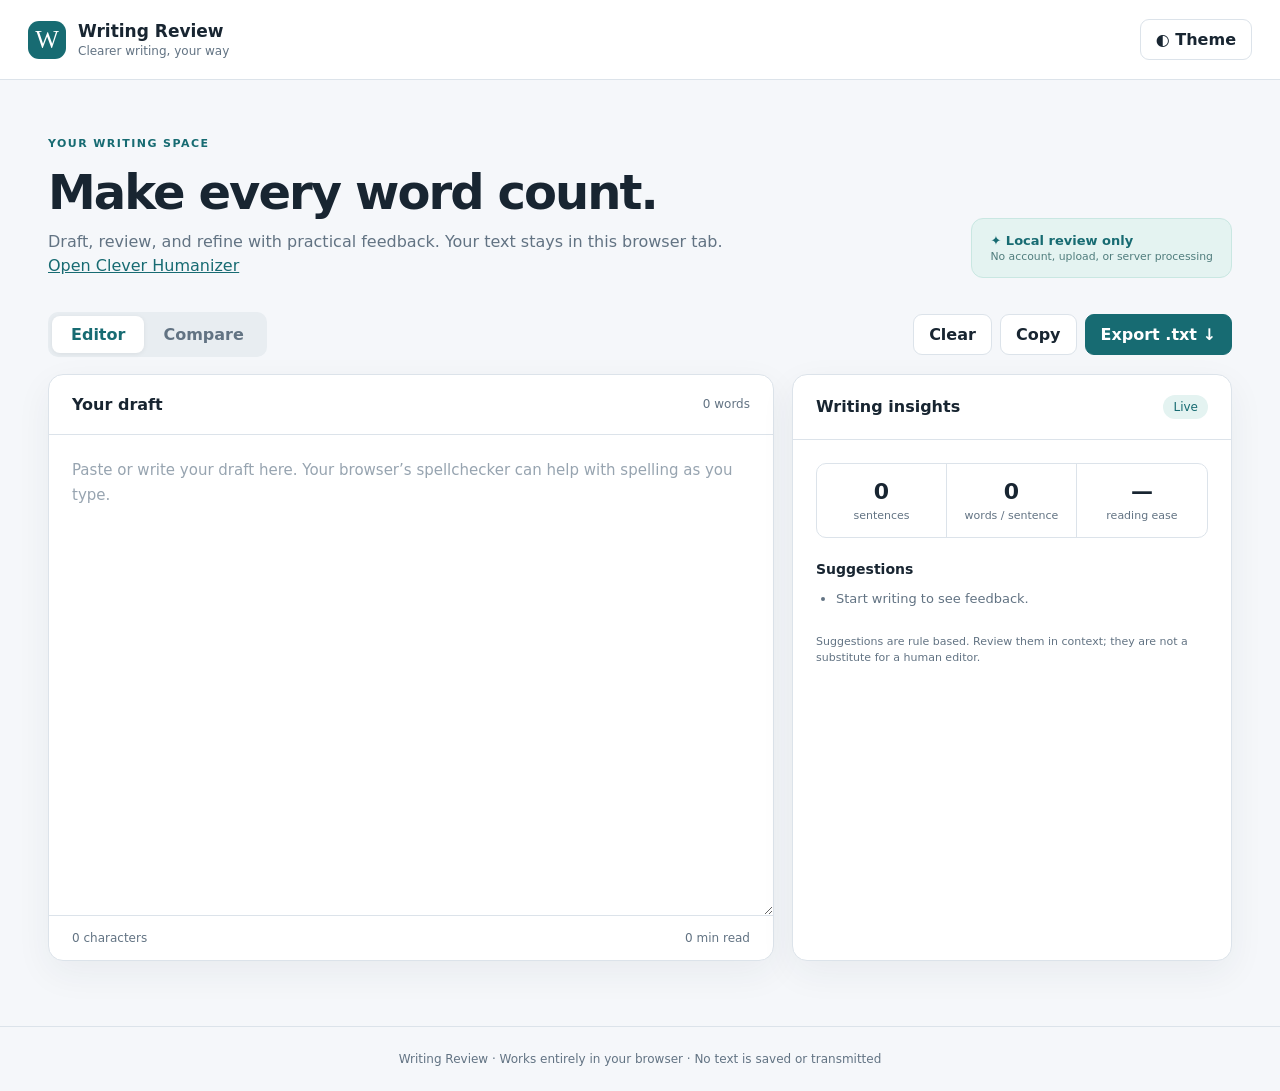
<file: index.html>
<!doctype html>
<html lang="en">
<head>
  <meta charset="utf-8"><meta name="viewport" content="width=device-width,initial-scale=1">
  <meta http-equiv="Content-Security-Policy" content="default-src 'none'; script-src 'self'; style-src 'self'; connect-src 'none'; img-src 'none'; font-src 'none'; object-src 'none'; form-action 'none'; base-uri 'none'">
  <meta name="referrer" content="no-referrer">
  <title>Writing Review</title>
  <meta name="description" content="A private-in-your-browser writing review workspace.">
  <link rel="stylesheet" href="style.css">
  <link rel="stylesheet" href="clever.css">
</head>
<body>
  <header><div class="brand"><span class="mark">W</span><div><strong>Writing Review</strong><small>Clearer writing, your way</small></div></div><button id="theme" class="quiet" type="button" aria-label="Toggle color theme">◐ <span>Theme</span></button></header>
  <main>
    <section class="intro"><div><p class="eyebrow">YOUR WRITING SPACE</p><h1>Make every word count.</h1><p>Draft, review, and refine with practical feedback. Your text stays in this browser tab.<br><a class="clever-link" href="clever.html">Open Clever Humanizer</a></p></div><div class="privacy">✦ Local review only<br><small>No account, upload, or server processing</small></div></section>
    <div class="toolbar"><div class="tabs" role="tablist" aria-label="Workspace view"><button class="tab active" data-view="editor" role="tab" aria-selected="true">Editor</button><button class="tab" data-view="compare" role="tab" aria-selected="false">Compare</button></div><div class="actions"><button id="clear" class="quiet" type="button">Clear</button><button id="copy" class="quiet" type="button">Copy</button><button id="export" class="primary" type="button">Export .txt ↓</button></div></div>
    <div id="editor-view" class="workspace"><section class="panel editor"><div class="panel-head"><h2>Your draft</h2><span id="word-count">0 words</span></div><label class="sr-only" for="draft">Your draft</label><textarea id="draft" spellcheck="true" placeholder="Paste or write your draft here. Your browser’s spellchecker can help with spelling as you type."></textarea><div class="editor-foot"><span id="char-count">0 characters</span><span id="read-time">0 min read</span></div></section><aside class="panel feedback"><div class="panel-head"><h2>Writing insights</h2><span class="pill">Live</span></div><div class="metrics"><div><strong id="sentences">0</strong><small>sentences</small></div><div><strong id="avg-sentence">0</strong><small>words / sentence</small></div><div><strong id="reading-level">—</strong><small>reading ease</small></div></div><h3>Suggestions</h3><ul id="suggestions"><li>Start writing to see feedback.</li></ul><p class="note">Suggestions are rule based. Review them in context; they are not a substitute for a human editor.</p></aside></div>
    <div id="compare-view" class="workspace comparison" hidden><section class="panel"><div class="panel-head"><h2>Original</h2><span id="original-count">0 words</span></div><textarea id="original" aria-label="Original text" placeholder="Paste the original version here."></textarea></section><section class="panel"><div class="panel-head"><h2>Revised</h2><span id="revised-count">0 words</span></div><textarea id="revised" aria-label="Revised text" placeholder="Write or paste your revised version here."></textarea></section><p id="comparison-summary" class="comparison-summary">Add both versions to compare their length and readability.</p></div>
  </main><footer>Writing Review · Works entirely in your browser · No text is saved or transmitted</footer><div id="toast" role="status" aria-live="polite"></div><script src="script.js"></script>
</body></html>
</file>
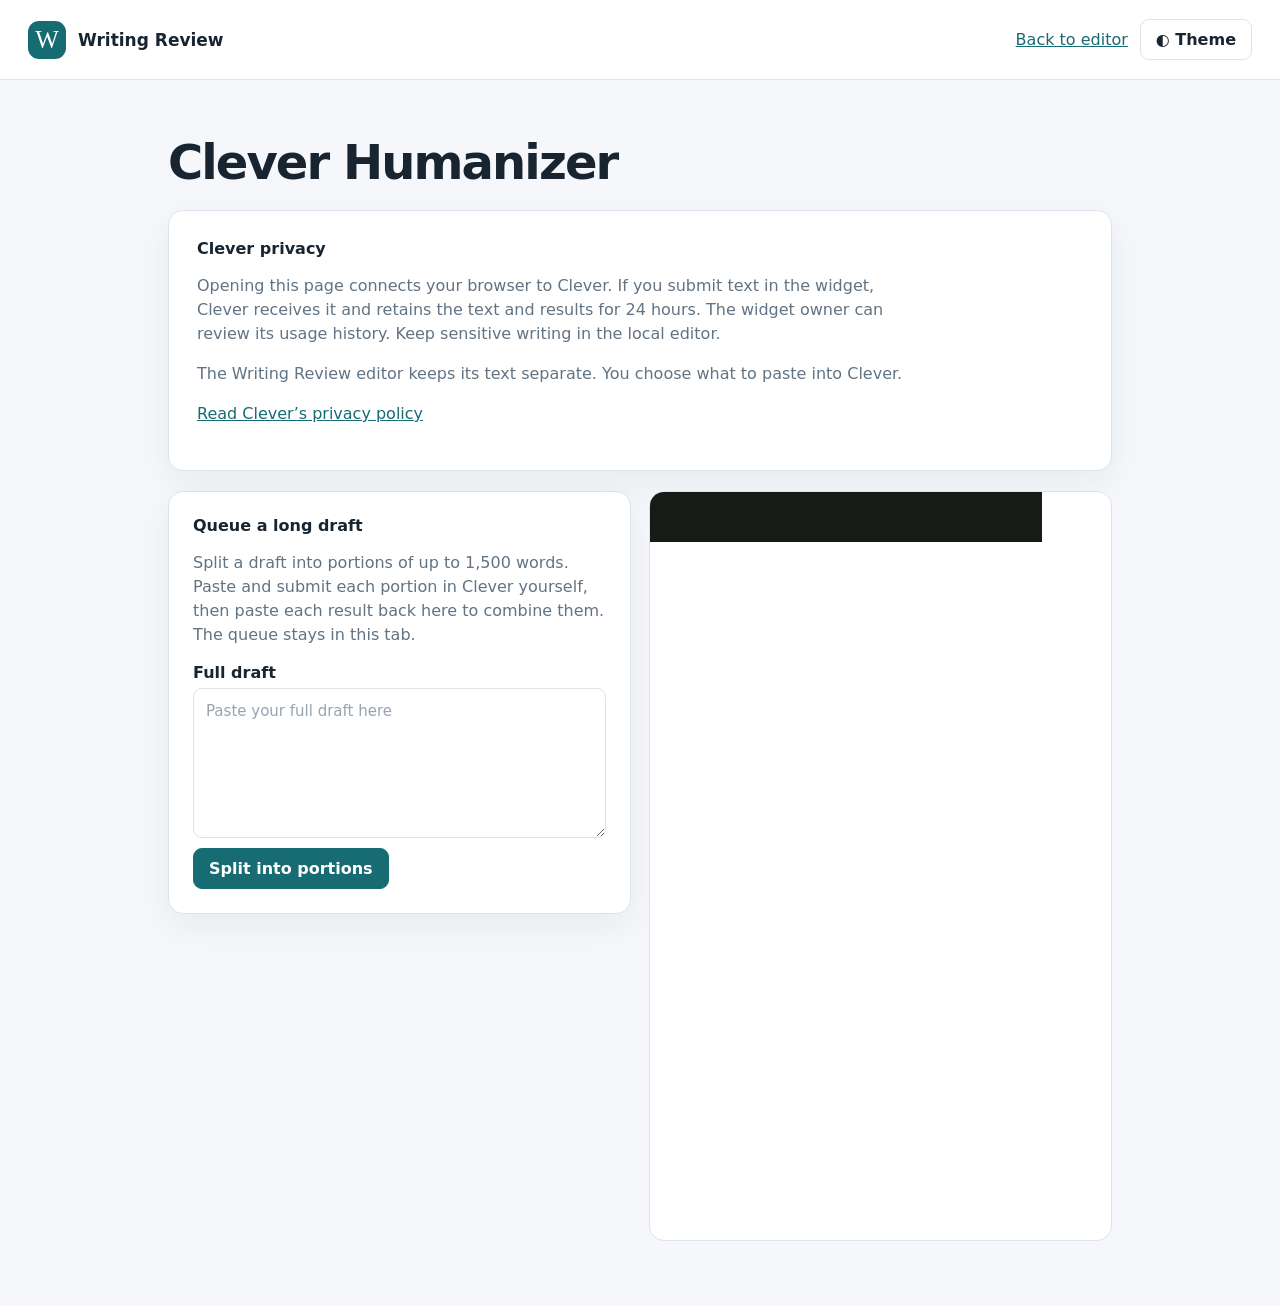
<file: clever.html>
<!doctype html>
<html lang="en">
<head>
  <meta charset="utf-8">
  <meta name="viewport" content="width=device-width, initial-scale=1">
  <meta http-equiv="Content-Security-Policy" content="default-src 'none'; script-src 'self'; style-src 'self'; frame-src https://widgets.cleverhumanizer.ai; form-action 'none'; base-uri 'none'">
  <meta name="referrer" content="no-referrer">
  <title>Clever Widget | Writing Review</title>
  <link rel="stylesheet" href="style.css">
  <link rel="stylesheet" href="clever.css?v=3">
  <link rel="stylesheet" href="queue.css">
  <script src="queue.js?v=2" defer></script>
  <script src="page-theme.js" defer></script>
</head>
<body>
  <header>
    <div class="brand"><span class="mark" aria-hidden="true">W</span><strong>Writing Review</strong></div>
    <div class="clever-header-actions">
      <a href="./">Back to editor</a>
      <button id="theme" class="quiet" type="button" aria-label="Switch to dark theme">◐ <span>Theme</span></button>
    </div>
  </header>
  <main class="clever-page">
    <h1>Clever Humanizer</h1>
    <section class="panel clever-notice" aria-labelledby="privacy-title">
      <h2 id="privacy-title">Clever privacy</h2>
      <p>Opening this page connects your browser to Clever. If you submit text in the widget, Clever receives it and retains the text and results for 24 hours. The widget owner can review its usage history. Keep sensitive writing in the local editor.</p>
      <p>The Writing Review editor keeps its text separate. You choose what to paste into Clever.</p>
      <p><a href="https://cleverhumanizer.ai/privacy">Read Clever’s privacy policy</a></p>
    </section>
    <div class="draft-queue-layout">
      <section class="panel draft-queue" aria-labelledby="draft-queue-title">
        <h2 id="draft-queue-title">Queue a long draft</h2>
        <p>Split a draft into portions of up to 1,500 words. Paste and submit each portion in Clever yourself, then paste each result back here to combine them. The queue stays in this tab.</p>
        <div id="queue-setup">
          <label for="queue-draft">Full draft</label>
          <textarea id="queue-draft" rows="5" spellcheck="false" autocomplete="off" placeholder="Paste your full draft here"></textarea>
          <button class="primary" id="queue-create" type="button">Split into portions</button>
        </div>
        <div id="queue-current" hidden>
          <p id="queue-progress" aria-live="polite"></p>
          <label for="queue-portion">Portion to paste into Clever</label>
          <textarea id="queue-portion" rows="4" readonly spellcheck="false"></textarea>
          <button class="quiet" id="queue-copy" type="button">Copy portion</button>
          <label for="queue-result">Clever result for this portion</label>
          <textarea id="queue-result" rows="4" spellcheck="false" autocomplete="off" placeholder="Paste Clever’s result here"></textarea>
          <div class="queue-buttons">
            <button class="primary" id="queue-save-next" type="button" disabled>Save result &amp; copy next portion</button>
            <button class="quiet" id="queue-previous" type="button">Previous</button>
            <button class="quiet" id="queue-next" type="button">Next portion</button>
          </div>
          <div id="queue-combined-panel" hidden>
            <label for="queue-combined">Combined results</label>
            <textarea id="queue-combined" rows="5" readonly spellcheck="false"></textarea>
            <button class="primary" id="queue-copy-combined" type="button">Copy combined text</button>
          </div>
          <button class="quiet" id="queue-clear" type="button">Clear draft and results</button>
        </div>
        <p id="queue-status" role="status"></p>
      </section>
      <div id="clever-frame">
        <iframe
          src="https://widgets.cleverhumanizer.ai/embed/9e78c04602a941b5a11e32cc23b389bd?theme=dark"
          title="Clever Humanizer"
          height="750"
          sandbox="allow-scripts allow-same-origin allow-popups allow-popups-to-escape-sandbox"
          allow="clipboard-write"
          referrerpolicy="origin"
        ></iframe>
      </div>
    </div>
  </main>
</body>
</html>
</file>
<file: style.css>
:root{font-family:Inter,ui-sans-serif,system-ui,-apple-system,BlinkMacSystemFont,"Segoe UI",sans-serif;color:#182531;background:#f5f7fa;--card:#fff;--line:#dce3ea;--muted:#627383;--accent:#176b72;--soft:#e4f3f1;--shadow:0 12px 36px rgba(27,48,65,.06)}*{box-sizing:border-box}body{margin:0;min-height:100vh}button,textarea{font:inherit}button{cursor:pointer}header{height:80px;display:flex;align-items:center;justify-content:space-between;border-bottom:1px solid var(--line);padding:0 max(28px,calc((100vw - 1240px)/2));background:var(--card)}.brand{display:flex;align-items:center;gap:12px}.brand strong,.brand small{display:block}.brand strong{font-size:17px}.brand small{font-size:12px;color:var(--muted);margin-top:3px}.mark{width:38px;height:38px;border-radius:11px;background:#176b72;color:white;display:grid;place-items:center;font-family:Georgia,serif;font-size:25px}main{max-width:1240px;margin:auto;padding:45px 28px 65px}.intro{display:flex;align-items:end;justify-content:space-between;gap:24px;margin-bottom:34px}.eyebrow{color:var(--accent);font-weight:750;letter-spacing:.13em;font-size:11px}h1{font-size:clamp(31px,4vw,48px);letter-spacing:-.04em;margin:9px 0 10px}p{line-height:1.5}.intro p:last-child{color:var(--muted);margin:0}.privacy{background:var(--soft);border:1px solid #c9e7e2;border-radius:12px;padding:14px 18px;color:#176b72;font-size:13px;font-weight:700;white-space:nowrap}.privacy small{font-weight:400;color:#507d7d}.toolbar{display:flex;align-items:center;justify-content:space-between;gap:18px;margin-bottom:17px}.tabs{background:#e8edf1;border-radius:10px;padding:4px;display:flex}.tab{border:0;background:transparent;color:var(--muted);padding:9px 19px;border-radius:8px;font-weight:650}.tab.active{background:var(--card);color:var(--accent);box-shadow:0 1px 5px #0001}.actions{display:flex;gap:8px}.quiet,.primary{border-radius:9px;padding:10px 15px;font-weight:650}.quiet{background:var(--card);border:1px solid var(--line);color:inherit}.primary{background:var(--accent);color:white;border:1px solid var(--accent)}.workspace{display:grid;grid-template-columns:minmax(0,1.65fr) minmax(295px,1fr);gap:18px}.panel{background:var(--card);border:1px solid var(--line);border-radius:15px;box-shadow:var(--shadow);overflow:hidden}.panel-head{display:flex;justify-content:space-between;align-items:center;padding:20px 23px;border-bottom:1px solid var(--line)}h2{font-size:16px;margin:0}.panel-head span,.editor-foot{color:var(--muted);font-size:12px}.editor textarea{height:480px}.panel textarea{display:block;width:100%;resize:vertical;border:0;outline:none;background:transparent;color:inherit;padding:23px;line-height:1.7;font-size:15px}.panel textarea::placeholder{color:#97a4b0}.editor-foot{border-top:1px solid var(--line);display:flex;justify-content:space-between;padding:15px 23px}.feedback{padding-bottom:20px}.pill{background:var(--soft);color:var(--accent)!important;border-radius:20px;padding:5px 10px}.metrics{display:grid;grid-template-columns:repeat(3,1fr);margin:23px;border:1px solid var(--line);border-radius:10px}.metrics div{text-align:center;padding:15px 5px;border-right:1px solid var(--line)}.metrics div:last-child{border:0}.metrics strong,.metrics small{display:block}.metrics strong{font-size:22px}.metrics small{color:var(--muted);font-size:11px;margin-top:5px}.feedback h3{font-size:14px;margin:22px 23px 12px}.feedback ul{margin:0 23px;padding-left:20px;color:var(--muted);line-height:1.55;font-size:13px}.feedback li{margin-bottom:11px}.note{font-size:11px;color:var(--muted);margin:25px 23px 0}.comparison{grid-template-columns:1fr 1fr}.comparison textarea{height:420px}.comparison-summary{grid-column:1/-1;background:var(--soft);border-radius:9px;padding:13px 18px;margin:0;color:var(--accent);font-size:13px}footer{text-align:center;color:var(--muted);font-size:12px;padding:25px;border-top:1px solid var(--line)}#toast{position:fixed;bottom:20px;right:20px;background:#243b40;color:white;border-radius:9px;padding:11px 16px;opacity:0;pointer-events:none;transition:opacity .2s}#toast.show{opacity:1}.sr-only{position:absolute;width:1px;height:1px;padding:0;margin:-1px;overflow:hidden;clip:rect(0,0,0,0);white-space:nowrap;border:0}[hidden]{display:none!important}:root.dark{color:#e8f0f2;background:#101b21;--card:#192a32;--line:#33454d;--muted:#a9b8c0;--accent:#70d4cc;--soft:#1e4144;--shadow:none}.dark .mark,.dark .primary{background:#287e7d;color:white;border-color:#287e7d}.dark .privacy{border-color:#336b69;color:#a5ebe4}.dark .privacy small{color:#b6d2d1}.dark .tabs{background:#263941}.dark .panel textarea::placeholder{color:#80949d}@media(max-width:850px){.workspace{grid-template-columns:1fr}.intro{align-items:start}.privacy{display:none}.comparison-summary{grid-column:1}.toolbar{flex-wrap:wrap}.actions{margin-left:auto}}@media(max-width:530px){header{padding:0 18px}main{padding:30px 16px}.toolbar{align-items:stretch}.tabs{width:100%}.tab{flex:1}.actions{width:100%;margin:0}.actions button{flex:1;padding:10px 8px;font-size:12px}.panel-head{padding:17px}.panel textarea{padding:17px}.metrics{margin:17px}.feedback h3,.feedback ul,.note{margin-left:17px;margin-right:17px}}
</file>
<file: clever.css>
.clever-page {
  max-width: 1000px;
}

.clever-page a,
.clever-link,
header a {
  color: var(--accent);
}

.clever-notice {
  padding: clamp(16px, 4vw, 28px);
  margin: 20px 0;
}

.clever-notice p {
  max-width: 70ch;
  color: var(--muted);
}

.clever-notice button:disabled {
  opacity: 0.6;
  cursor: default;
}

#clever-status:empty {
  margin: 0;
}

#clever-frame {
  position: relative;
}

/* The site covers the top brand area. The badge, iframe controls and footer remain accessible. */
#clever-frame::after {
  content: "";
  position: absolute;
  top: 1px;
  right: 70px;
  left: 1px;
  height: 50px;
  z-index: 1;
  border-radius: 14px 0 0;
  background: #171a16;
  pointer-events: none;
}

#clever-frame iframe {
  display: block;
  width: 100%;
  border: 1px solid var(--line);
  border-radius: 15px;
  background: var(--card);
}

.clever-header-actions {
  display: flex;
  align-items: center;
  gap: 12px;
}

.clever-header-actions a {
  white-space: nowrap;
}

@media (max-width: 480px) {
  .clever-header-actions {
    gap: 8px;
  }

  .clever-header-actions a {
    font-size: 0.875rem;
  }

  .clever-header-actions button {
    padding: 8px 10px;
  }

  .clever-header-actions button span {
    display: none;
  }
}
</file>
<file: queue.css>
.draft-queue-layout {
  display: flex;
  flex-wrap: wrap;
  align-items: flex-start;
  gap: 18px;
}

.draft-queue-layout > * {
  flex: 1 1 400px;
  min-width: 0;
}

.draft-queue-layout #clever-frame:empty {
  display: none;
}

.draft-queue {
  padding: clamp(16px, 3vw, 24px);
}

.draft-queue p {
  color: var(--muted);
}

.draft-queue label {
  display: block;
  margin: 14px 0 6px;
  font-weight: 650;
}

.draft-queue textarea {
  border: 1px solid var(--line);
  border-radius: 9px;
  padding: 10px 12px;
  margin-bottom: 10px;
}

.draft-queue textarea:focus-visible {
  outline: 2px solid var(--accent);
  outline-offset: 2px;
}

.draft-queue button:disabled {
  opacity: 0.55;
  cursor: default;
}

.queue-buttons {
  display: flex;
  flex-wrap: wrap;
  gap: 8px;
  margin-top: 14px;
}

#queue-clear {
  margin-top: 14px;
}

#queue-status:empty {
  display: none;
}
</file>
